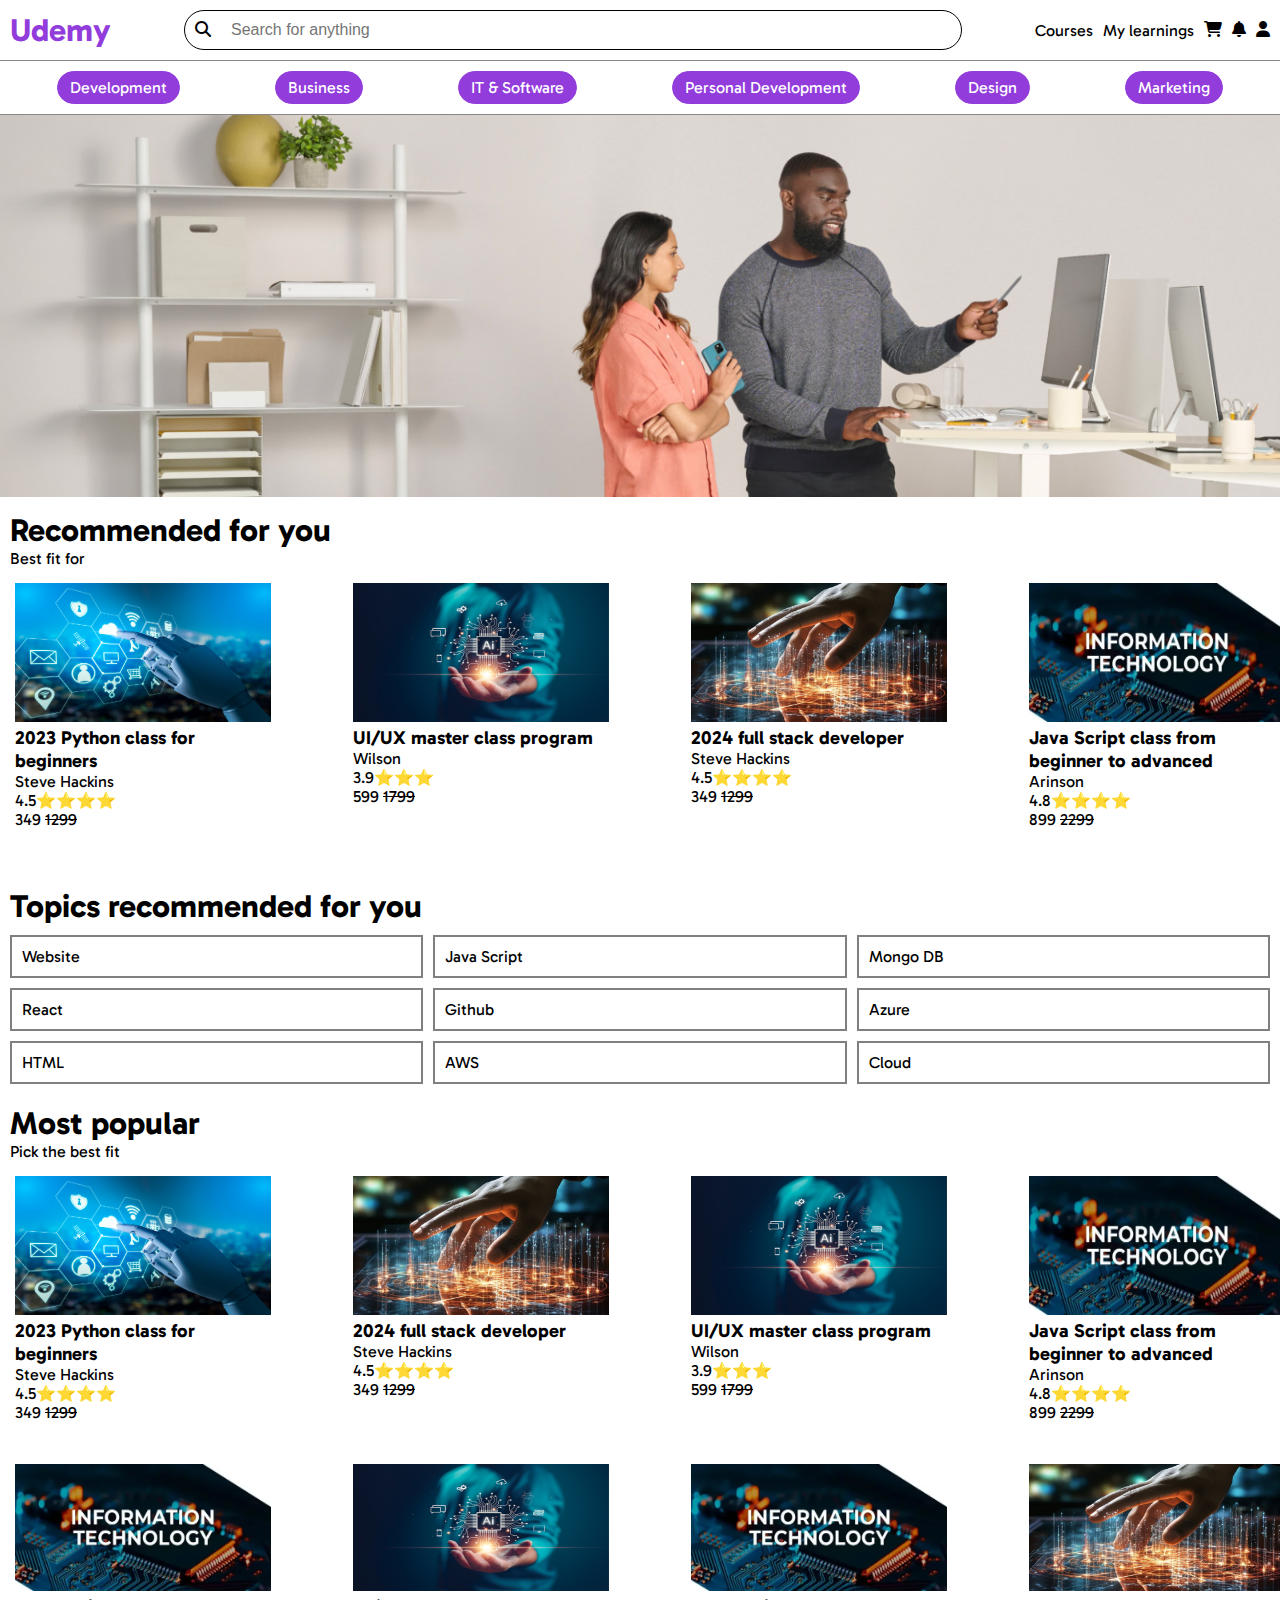
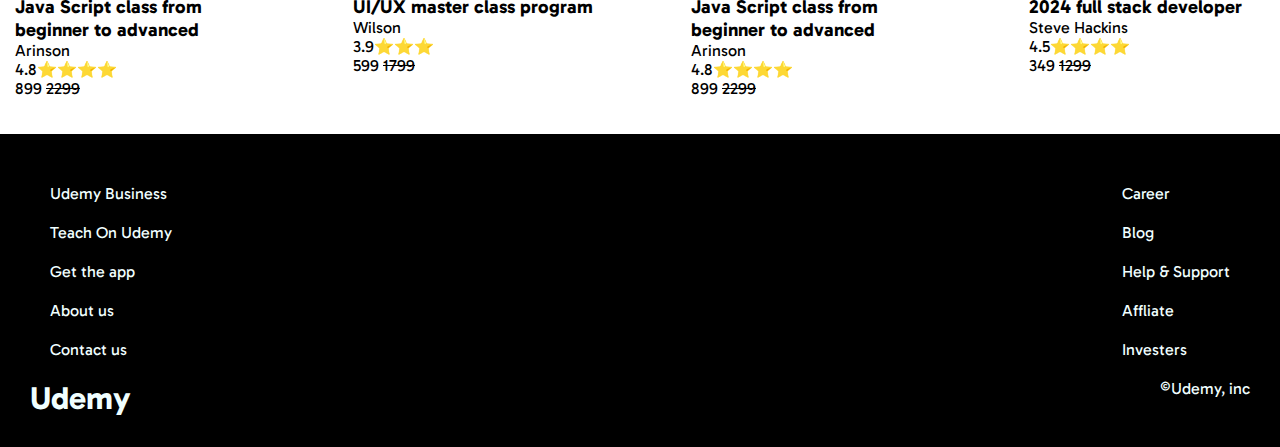
<file: index.html>
<!DOCTYPE html>
<html lang="en">

<head>
    <meta charset="UTF-8">
    <meta name="viewport" content="width=device-width, initial-scale=1.0">
    <title>Udemy</title>
    <link rel="preconnect" href="https://fonts.googleapis.com">
    <link rel="preconnect" href="https://fonts.gstatic.com" crossorigin>
    <link href="https://fonts.googleapis.com/css2?family=Gabarito&display=swap" rel="stylesheet">
    <link rel="stylesheet" href="style.css">
    <link rel="stylesheet" href="https://cdnjs.cloudflare.com/ajax/libs/font-awesome/6.7.2/css/all.min.css"
        integrity="sha512-Evv84Mr4kqVGRNSgIGL/F/aIDqQb7xQ2vcrdIwxfjThSH8CSR7PBEakCr51Ck+w+/U6swU2Im1vVX0SVk9ABhg=="
        crossorigin="anonymous" referrerpolicy="no-referrer" />
</head>

<body>
    <!--Nav Bar -->
    <div class="navbar">
        <div class="navbar__s1">
            <h1 class="navbar__s1__title">Udemy</h1>
        </div>
        <div class="navbar__s2">
            <i class="fa-solid fa-magnifying-glass"></i>
            <input placeholder="Search for anything">
        </div>
        <div class="navbar__s3">
            <p>Courses</p>
            <p>My learnings</p>
            <i class="fa-solid fa-cart-shopping"></i>
            <i class="fa-solid fa-bell"></i>
            <i class="fa-solid fa-user"></i>
        </div>
        <div class="navbar__s4">
            <i class="fa-solid fa-bars"></i>
        </div>
    </div>

    <!--Categories-->
    <div class="categories">
        <p>Development</p>
        <p>Business</p>
        <p>IT & Software</p>
        <p>Personal Development</p>
        <p>Design</p>
        <p>Marketing</p>

    </div>

    <!--Sale Image-->
    <Div class="sale-image">
        <img src="./images/sale.jpg" alt="sale image">
        <div class="sale-image__offer">
            <h2>Udemy Flash Sale! 24 hours to sale.</h2>
            <p>Get a top courses at 499. Just one day to sale but lifetime to learn</p>
        </div>
    </Div>
    <!--Recommeded-->
    <div class="recommended">
        <h1 class="recommended__title">Recommended for you</h1>
        <p>Best fit for </p>
        <div class="recommended__container">
            <div class="course-card">
                <img src="./images/Tech-Trends-2025.jpg" alt="">
                <h3>2023 Python class for beginners</h3>
                <p>Steve Hackins</p>
                <p>4.5⭐⭐⭐⭐</p>
                <p>349 <del>1299</del></p>
            </div>
            <div class="course-card">
                <img src="./images/shutterstock_2263545623.jpg" alt="">
                <h3>UI/UX master class program</h3>
                <p>Wilson</p>
                <p>3.9⭐⭐⭐</p>
                <p>599 <del>1799</del></p>
            </div>
            <div class="course-card">
                <img src="./images/technology-illustration-hd.jpg" alt="">
                <h3>2024 full stack developer </h3>
                <p>Steve Hackins</p>
                <p>4.5⭐⭐⭐⭐</p>
                <p>349 <del>1299</del></p>
            </div>
            <div class="course-card">
                <img src="./images/Information-Technology-1-1024x462-1.webp" alt="">
                <h3>Java Script class from beginner to advanced</h3>
                <p>Arinson</p>
                <p>4.8⭐⭐⭐⭐</p>
                <p>899 <del>2299</del></p>
            </div>
        </div>
    </div>

    <!--Topics-->
    <div class="topics">
        <h1 class="topics__title">Topics recommended for you</h1>
        <div class="topics__container">
            <p>Website</p>
            <p>Java Script</p>
            <p>Mongo DB</p>
            <p>React</p>
            <p>Github</p>
            <p>Azure</p>
            <p>HTML</p>
            <p>AWS</p>
            <p>Cloud</p>

        </div>
    </div>

    <!--Popular section-->
    <div class="popular">
        <h1 class="popular__title">Most popular</h1>
        <p>Pick the best fit </p>
        <div class="popular__container">
            <div class="course-card">
                <img src="./images/Tech-Trends-2025.jpg" alt="">
                <h3>2023 Python class for beginners</h3>
                <p>Steve Hackins</p>
                <p>4.5⭐⭐⭐⭐</p>
                <p>349 <del>1299</del></p>
            </div>
            <div class="course-card">
                <img src="./images/technology-illustration-hd.jpg" alt="">
                <h3>2024 full stack developer </h3>
                <p>Steve Hackins</p>
                <p>4.5⭐⭐⭐⭐</p>
                <p>349 <del>1299</del></p>
            </div>
            <div class="course-card">
                <img src="./images/shutterstock_2263545623.jpg" alt="">
                <h3>UI/UX master class program</h3>
                <p>Wilson</p>
                <p>3.9⭐⭐⭐</p>
                <p>599 <del>1799</del></p>
            </div>

            <div class="course-card">
                <img src="./images/Information-Technology-1-1024x462-1.webp" alt="">
                <h3>Java Script class from beginner to advanced</h3>
                <p>Arinson</p>
                <p>4.8⭐⭐⭐⭐</p>
                <p>899 <del>2299</del></p>
            </div>
            <div class="course-card">
                <img src="./images/Information-Technology-1-1024x462-1.webp" alt="">
                <h3>Java Script class from beginner to advanced</h3>
                <p>Arinson</p>
                <p>4.8⭐⭐⭐⭐</p>
                <p>899 <del>2299</del></p>
            </div>
            <div class="course-card">
                <img src="./images/shutterstock_2263545623.jpg" alt="">
                <h3>UI/UX master class program</h3>
                <p>Wilson</p>
                <p>3.9⭐⭐⭐</p>
                <p>599 <del>1799</del></p>
            </div>

            <div class="course-card">
                <img src="./images/Information-Technology-1-1024x462-1.webp" alt="">
                <h3>Java Script class from beginner to advanced</h3>
                <p>Arinson</p>
                <p>4.8⭐⭐⭐⭐</p>
                <p>899 <del>2299</del></p>
            </div>
            <div class="course-card">
                <img src="./images/technology-illustration-hd.jpg" alt="">
                <h3>2024 full stack developer </h3>
                <p>Steve Hackins</p>
                <p>4.5⭐⭐⭐⭐</p>
                <p>349 <del>1299</del></p>
            </div>


        </div>
    </div>

    <!--Footer section-->
    <div class="footer">
        <div class="footer__one">
            <div class="footer__one__s1">
                <p>Udemy Business</p>
                <p>Teach On Udemy</p>
                <p>Get the app</p>
                <p>About us</p>
                <p>Contact us</p>
            </div>

            <div class="footer__one__s2">
                <p>Career</p>
                <p>Blog</p>
                <p>Help & Support</p>
                <p>Affliate</p>
                <p>Investers</p>
            </div>
        </div>

        <div class="footer__two">
            <h1>Udemy</h1>
            <p>&copy;Udemy, inc</p>
        </div>
    </div>
</body>

</html>
</file>
<file: style.css>
* {
    margin: 0;
    padding: 0;
}

body {
    font-family: "Gabarito", serif;
}

.navbar {
    padding: 10px;
    display: flex;
    justify-content: space-between;
    border-bottom: solid #878787 .5px;
    gap: 20px;
    align-items: center;
}

.navbar__s1__title {
    color: #923CDC;
}

.navbar__s2 {
    padding: 10px;
    border: solid black 1px;
    border-radius: 30px;
    width: 60%;
    display: flex;
    gap: 20px;
}

.navbar__s2 input {
    border: none;
    width: 400px;
    font-size: 16px;
}

.navbar__s3 {
    display: flex;
    gap: 10px;
}

.navbar__s4 {
    display: none;
}

.categories {
    display: flex;
    padding: 10px;
    justify-content: space-around;
    border-bottom: solid #878787 1px;
}

.categories p {
    background-color: #923CDC;
    border: solid #923CDC 1px;
    color: white;
    padding: 6px;
    border-radius: 30px;
    padding-left: 12px;
    padding-right: 12px;
}

.categories p:hover {
    background-color: #ffffff;
    border: solid #923CDC 1px;
    color: #923CDC;
    cursor: pointer;

}

.sale-image img {
    width: 100%;

}

.sale-image__offer {
    width: 35%;
    border: solid rgb(111, 111, 111);
    padding: 2%;
    position: absolute;
    top: 25%;
    left: 5%;
    background-color: aliceblue;
    border-radius: 6px;
    animation-name: zoom;
    opacity: 0;
    animation-duration: 2s;
    animation-fill-mode: forwards;
}

@keyframes zoom {
    0% {
        transform: scale(0);
        opacity: 0;
    }

    100% {
        transform: scale(1);
        opacity: 1;
    }
}

.recommended {
    padding: 10px;
    width: 100%;
}

.recommended__container {
    margin-top: 10px;
    display: flex;
    flex-wrap: wrap;
    justify-content: space-between;
}

.course-card {
    flex: grow 1;
    flex-basis: 20%;
    margin: 5px;
}

.course-card img {
    height: 50%;
    width: 100%;
}

.topics {
    padding: 10px;
}

.topics__container {
    display: flex;
    gap: 10px;
    margin-top: 10px;
    flex-wrap: wrap;
}

.topics__container p {
    border: solid gray 2px;
    padding: 10px;
    flex-grow: 1;
    flex-basis: 25%;

}

.popular {
    padding: 10px;
    width: 100%;
}

.popular__container {
    margin-top: 10px;
    display: flex;
    flex-wrap: wrap;
    justify-content: space-between;
}

.footer {
    padding: 30px;
    background-color: black;
    color: azure;
}

.footer__one {
    display: flex;
    gap: 10px;
    justify-content: space-between;
}

.footer__one p {
    margin: 20px;
}

.footer__two {
    display: flex;
    gap: 10px;
    align-items: start;
    justify-content: space-between;
}

/*Media Queries*/
@media screen and (max-width:800px) {
    body {
        font-size: 10px;
    }
}

@media screen and (max-width:600px) {
    .course-card {
        flex-basis: 40%;
    }

    .categories {
        display: none;
    }

    .navbar__s2,
    .navbar__s3 {
        display: none;
    }
    .navbar__s4{
        display: block;
    }
}
</file>
